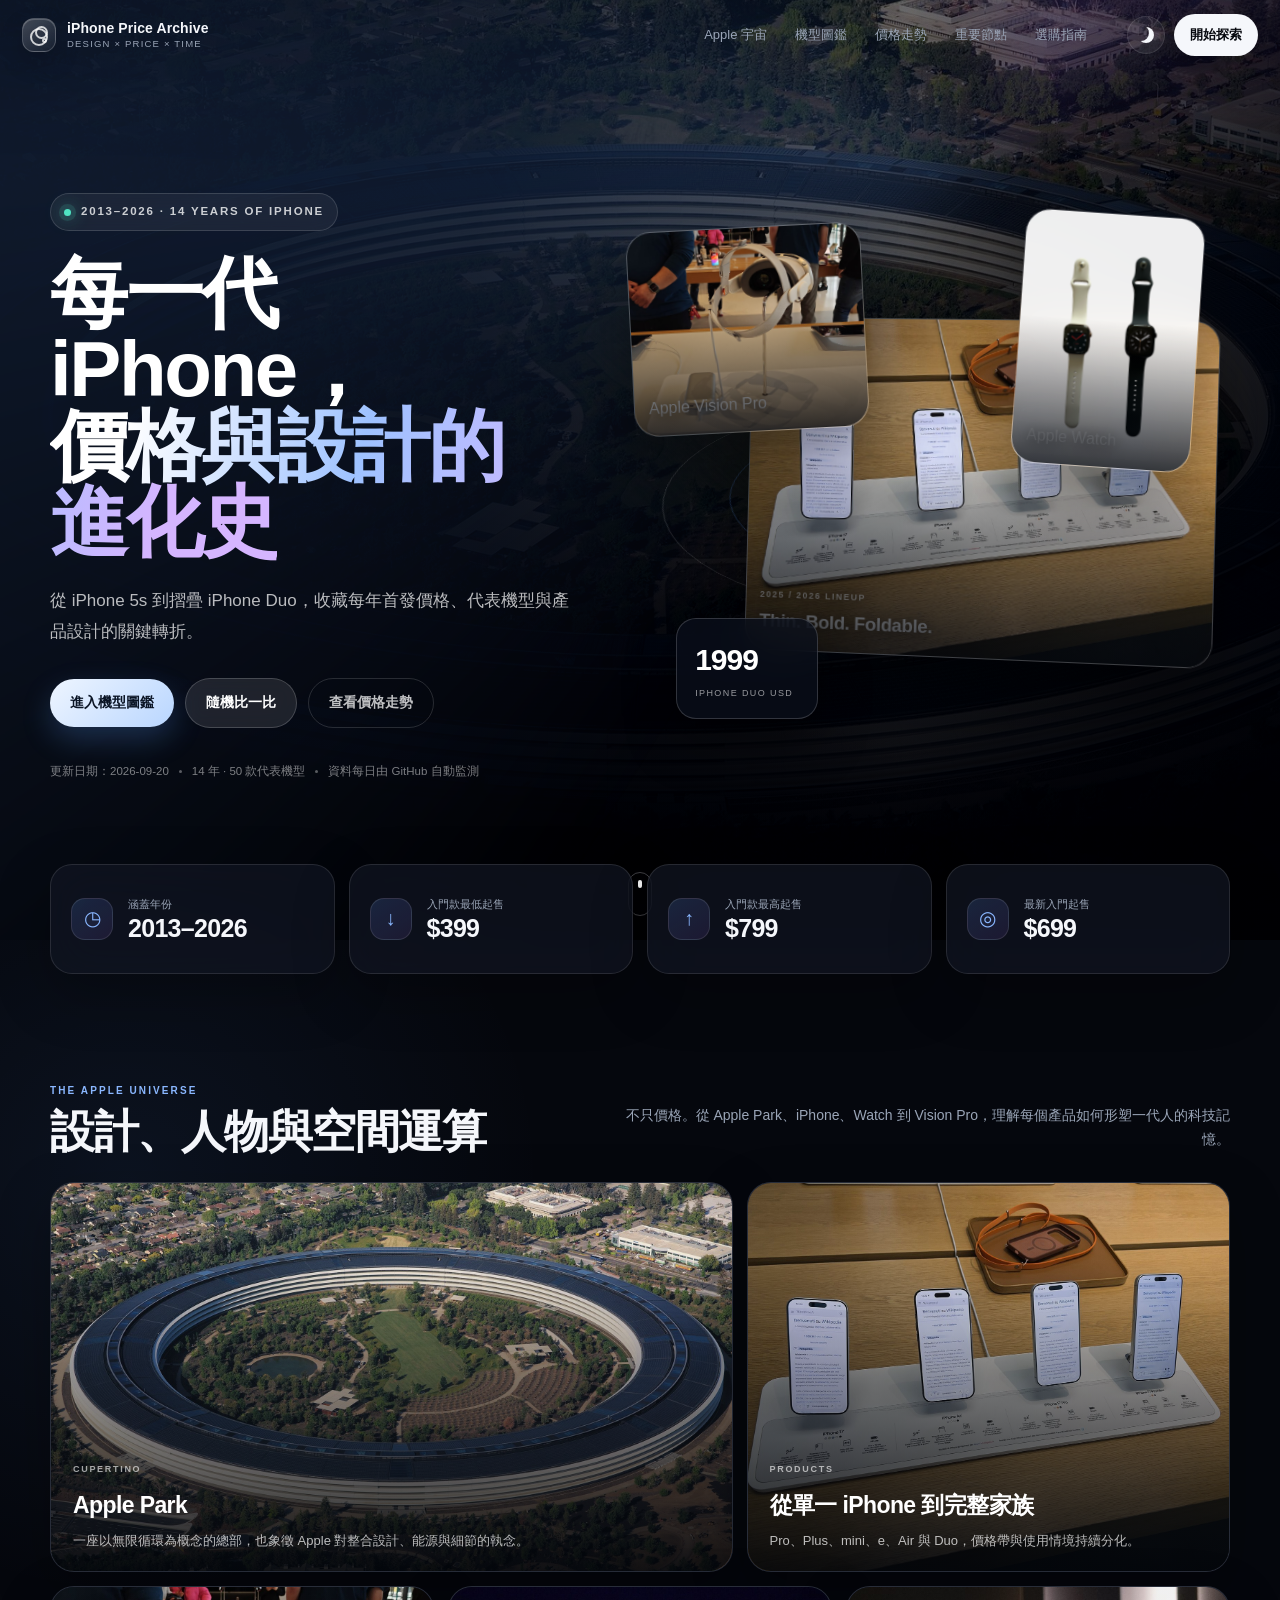
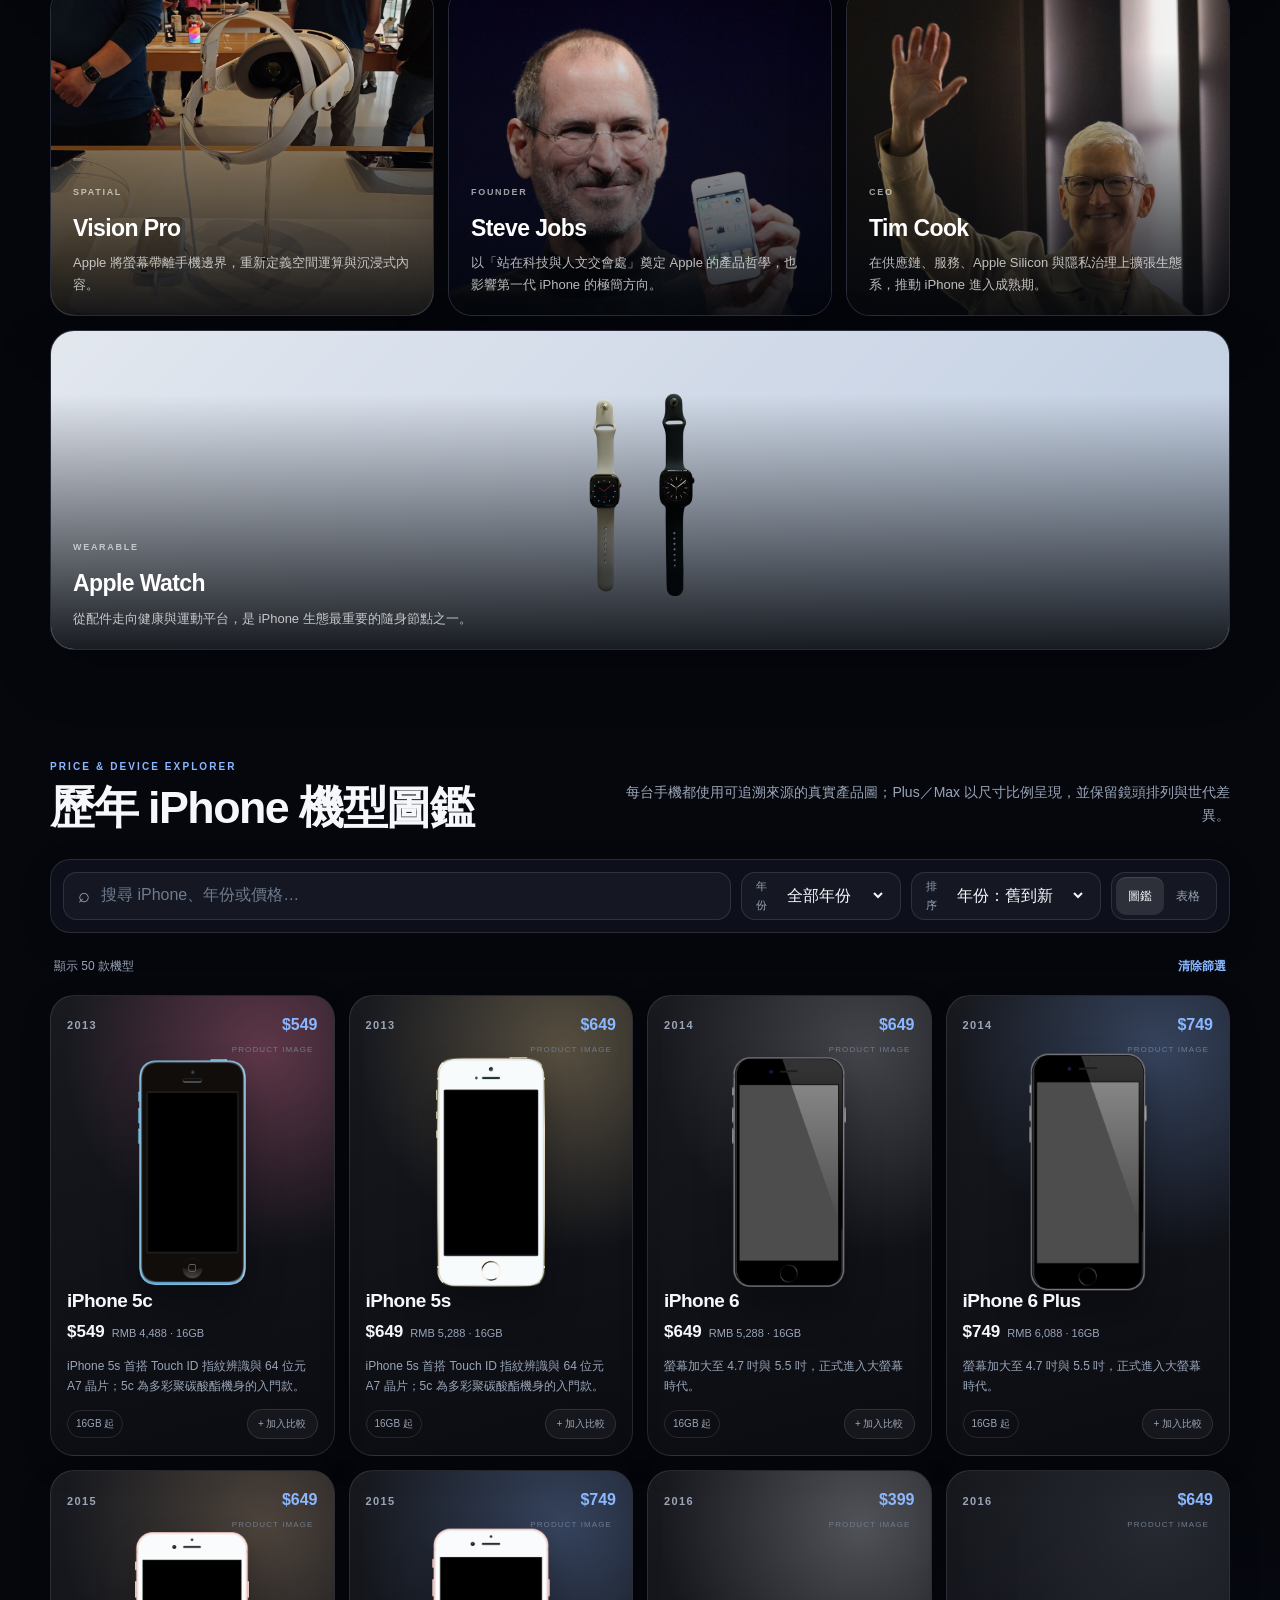
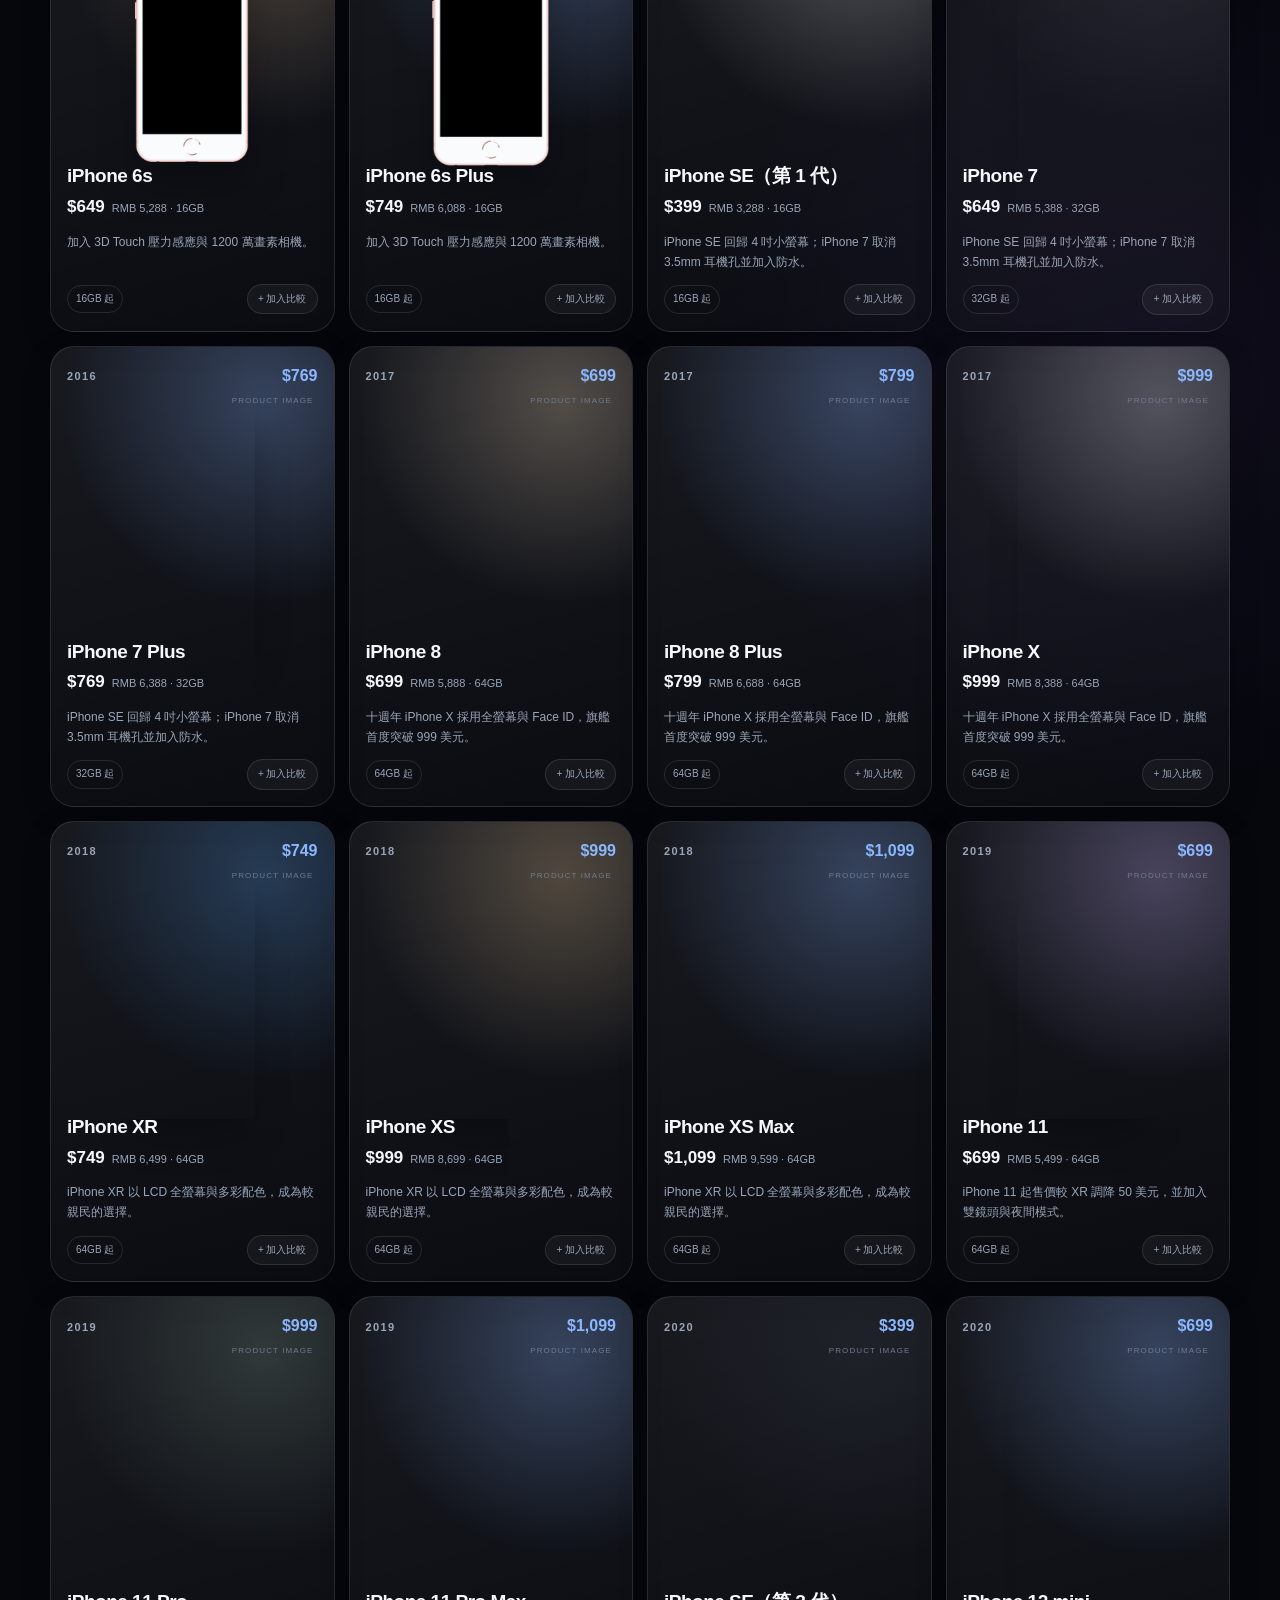
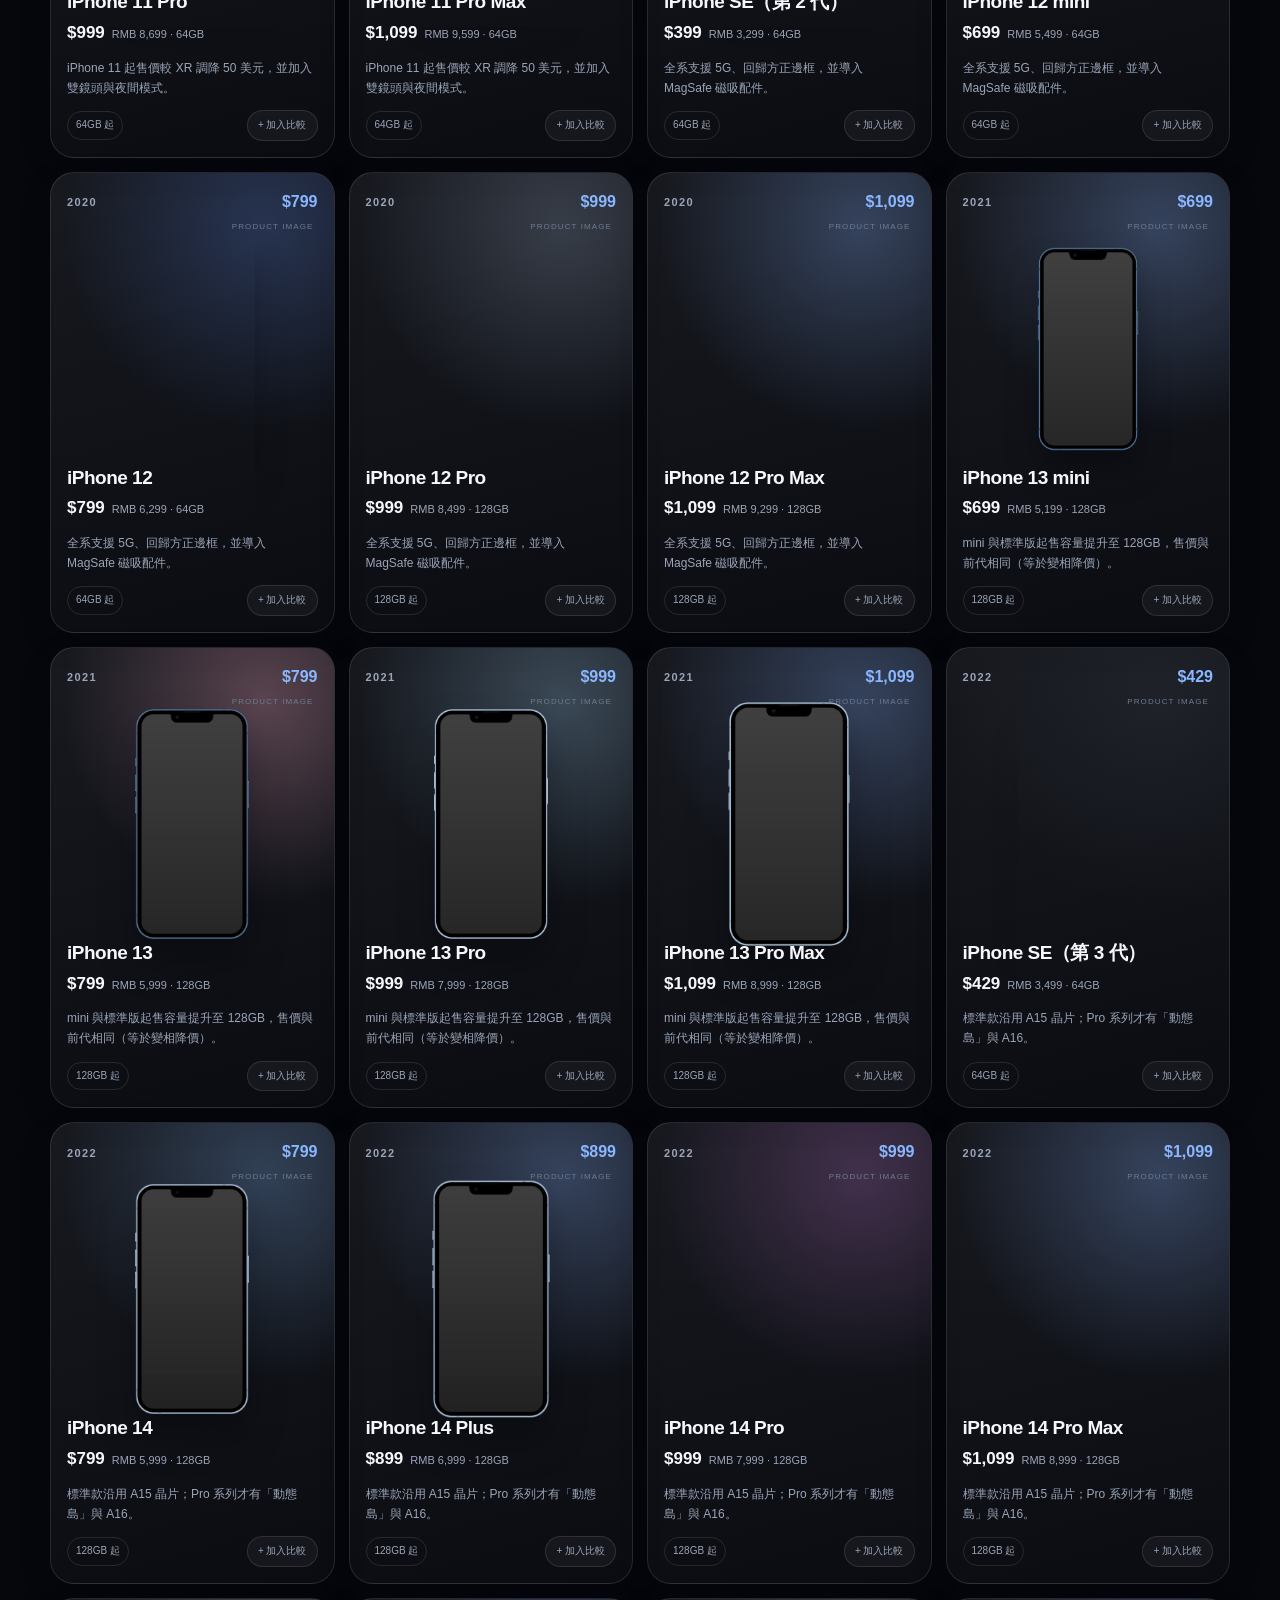
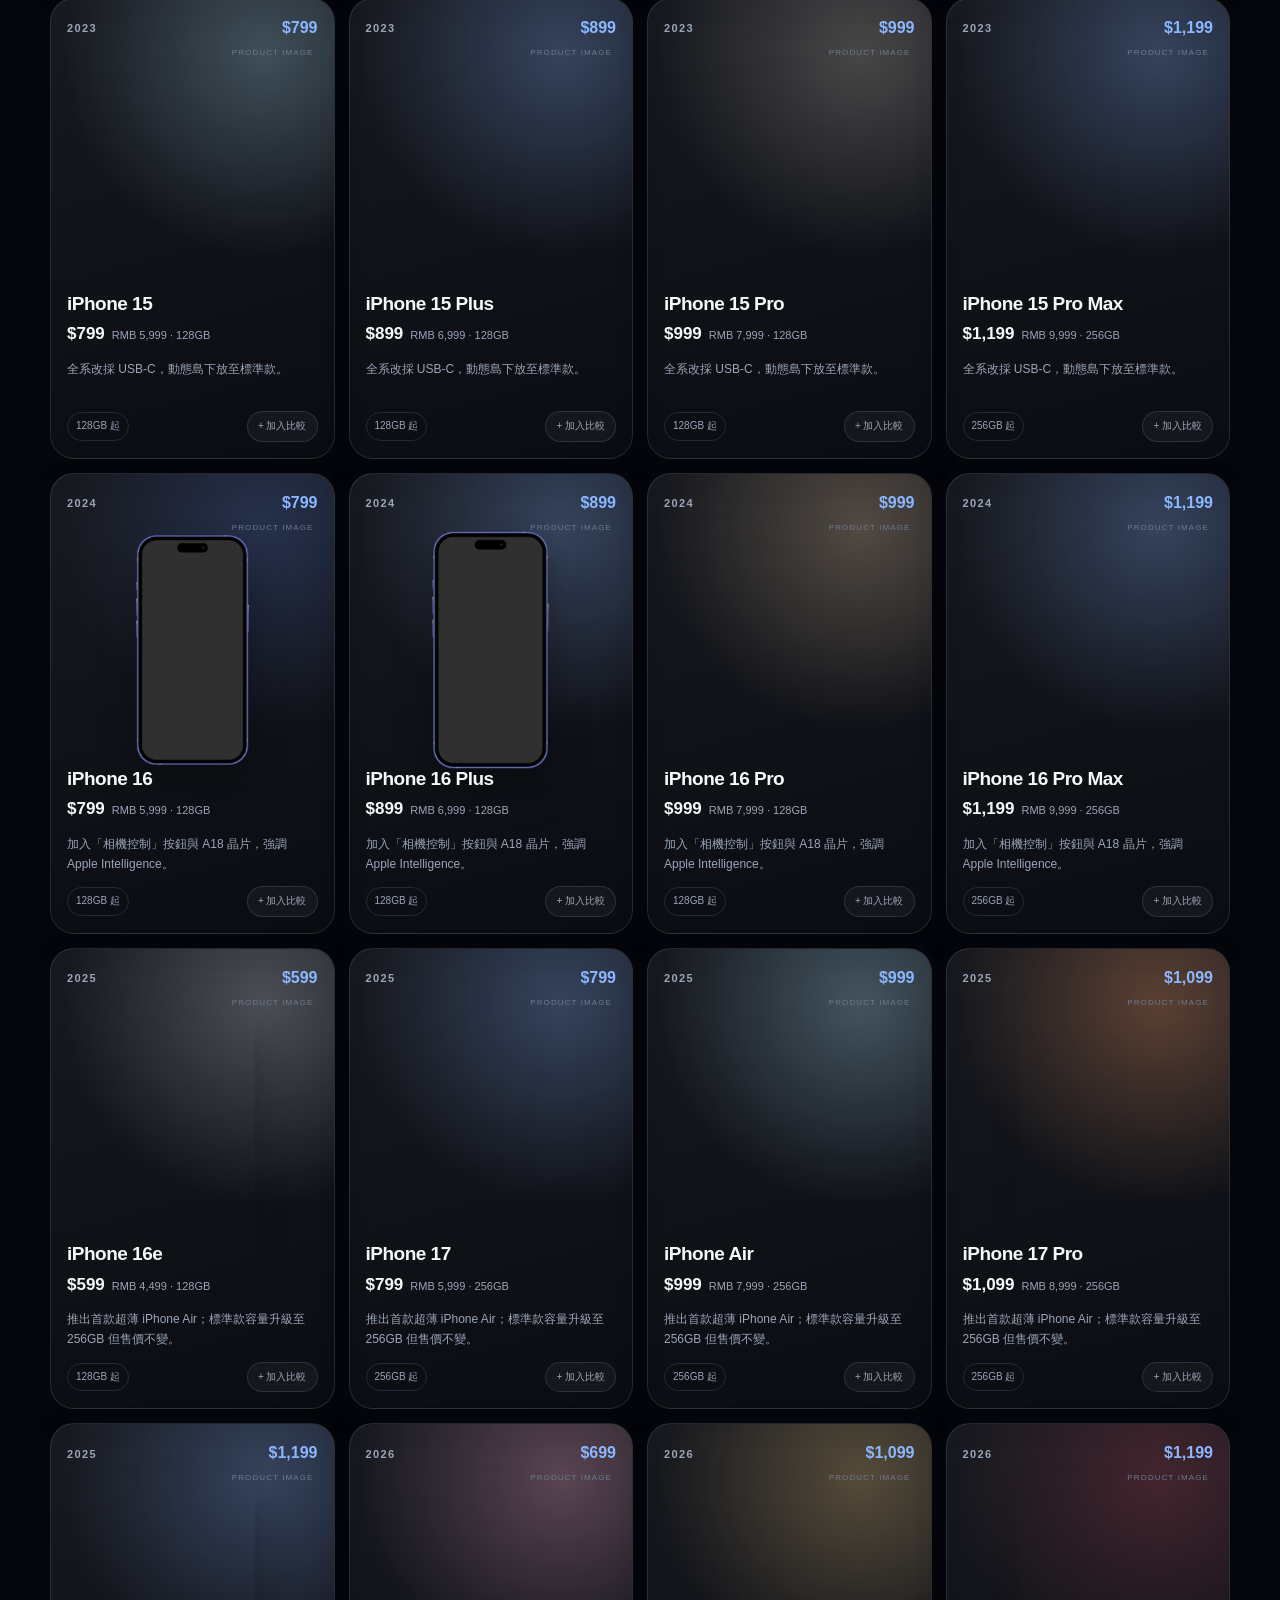
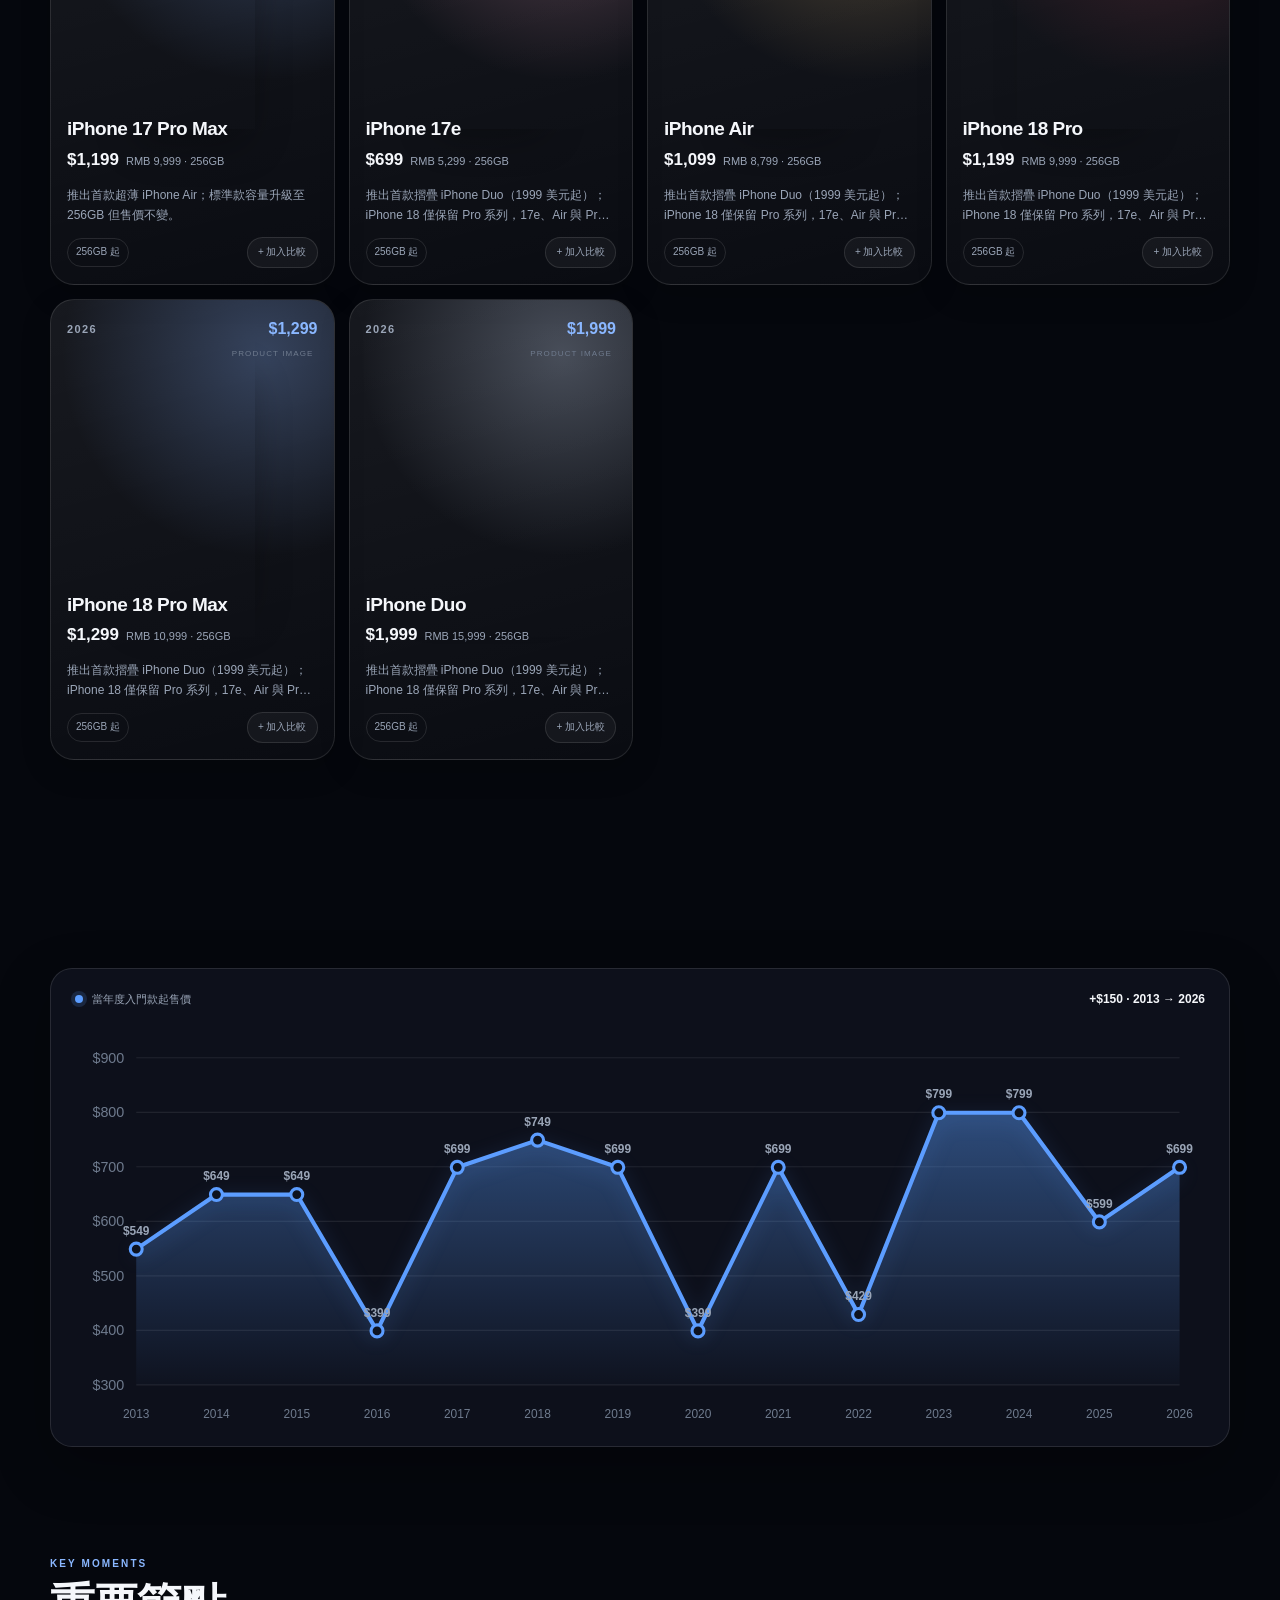
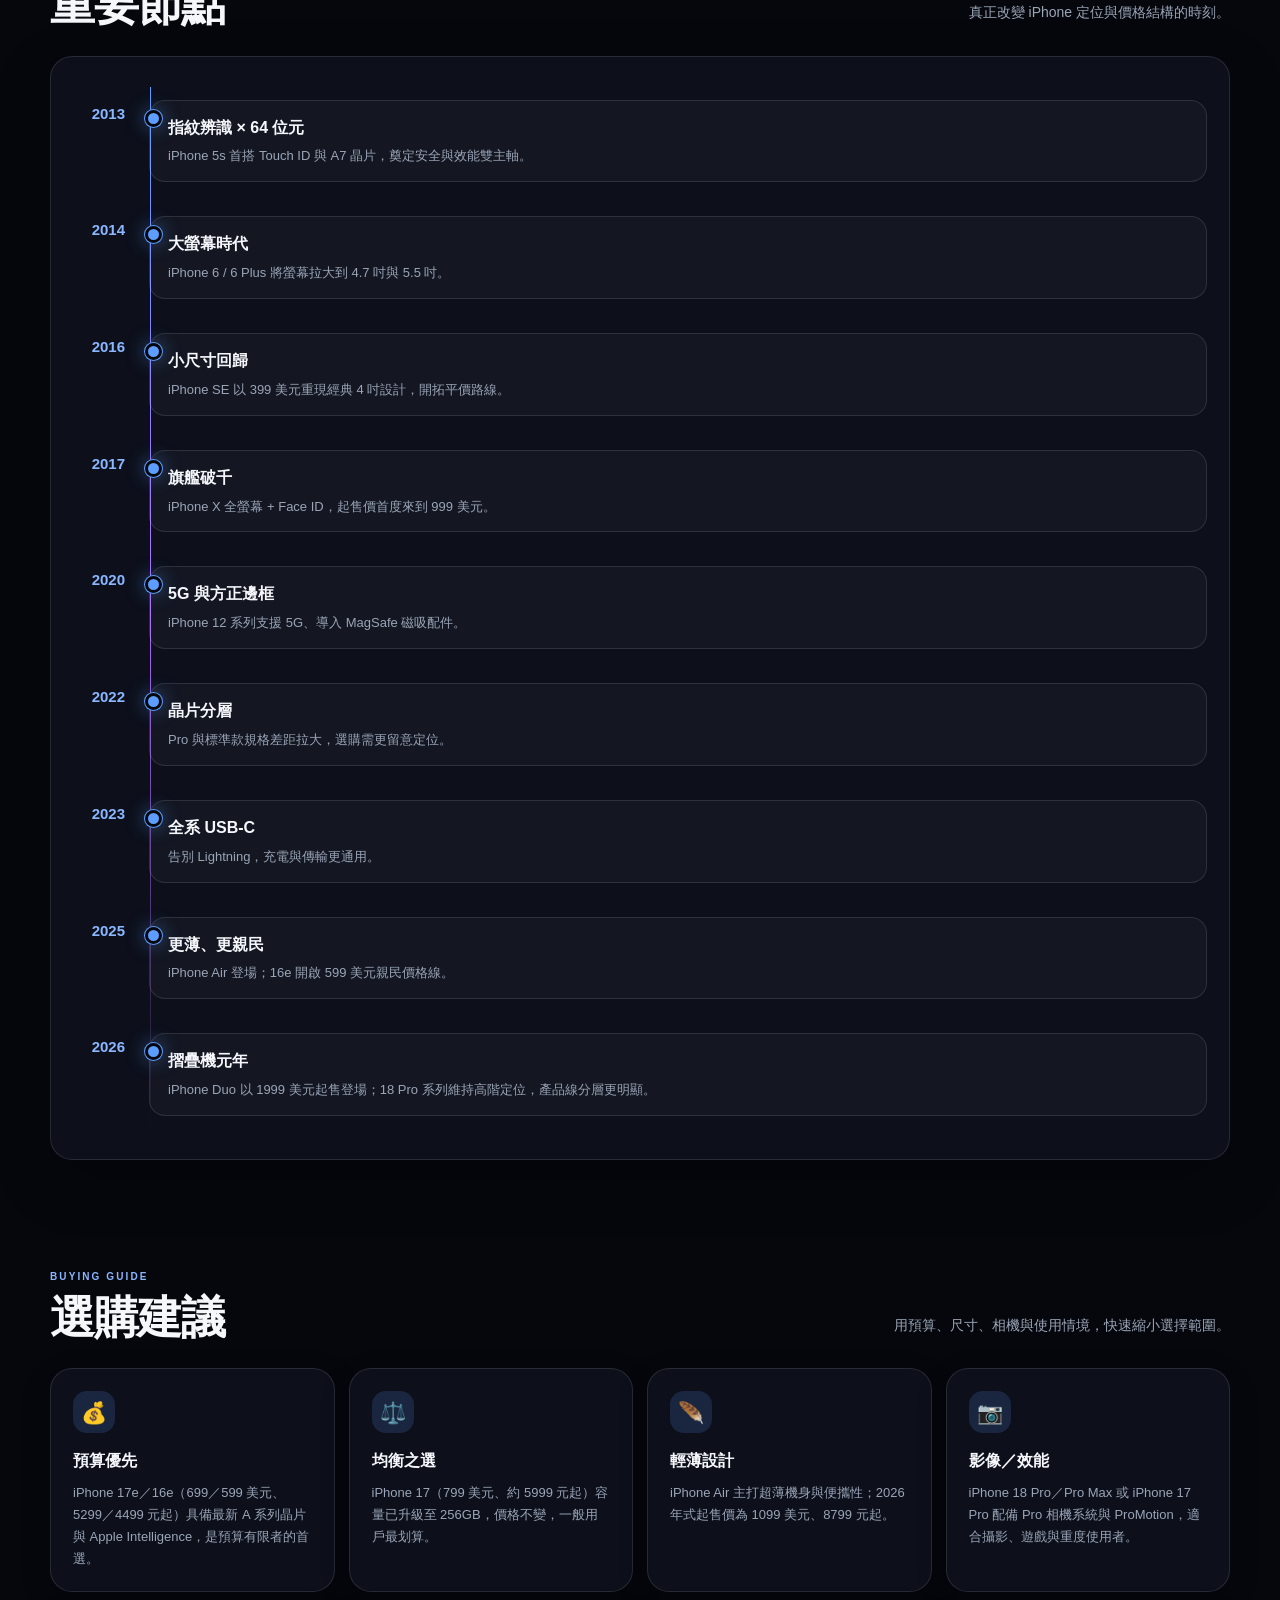
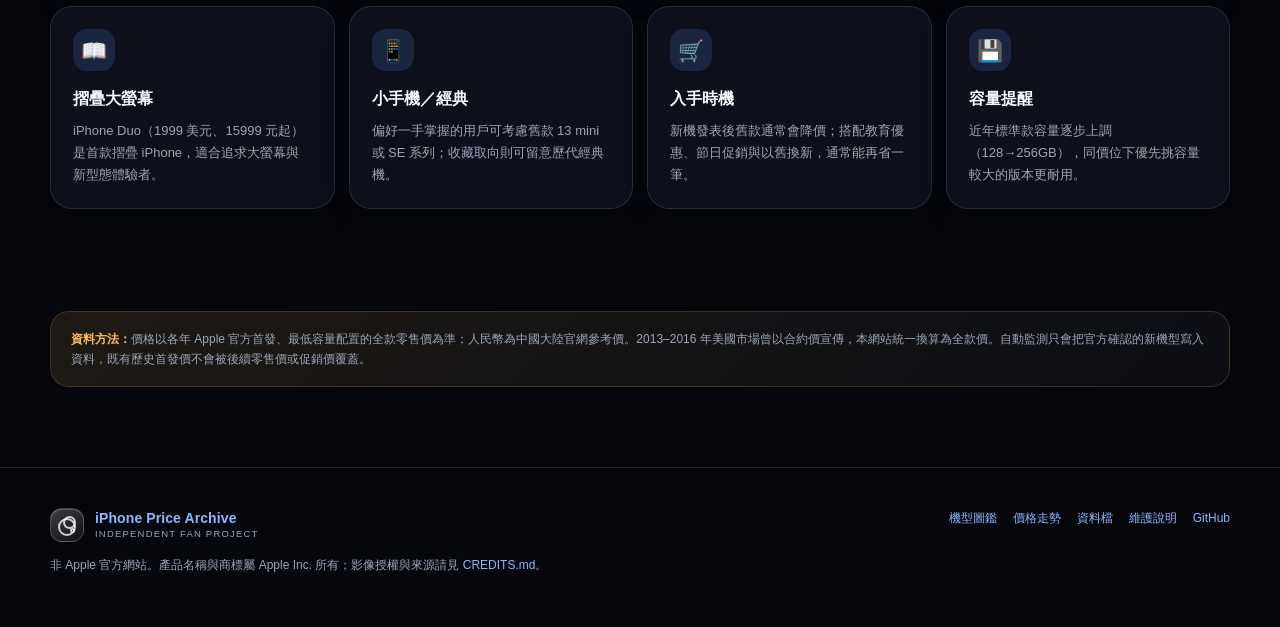
<file: index.html>
<!DOCTYPE html>
<html lang="zh-Hant">
<head>
  <meta charset="UTF-8">
  <meta name="viewport" content="width=device-width, initial-scale=1.0">
  <meta name="theme-color" content="#05070d">
  <meta name="description" content="追蹤 2013–2026 每一代 iPhone 的首發起售價、外觀辨識、重要節點與選購建議。">
  <meta property="og:title" content="iPhone Price Archive · 2013–2026">
  <meta property="og:description" content="用價格、設計與時間軸，收藏十四年的 iPhone 進化史。">
  <meta property="og:type" content="website">
  <meta property="og:url" content="https://sssssses123-hue.github.io/iphone-price-summary/">
  <meta property="og:image" content="https://sssssses123-hue.github.io/iphone-price-summary/assets/apple-park.jpg">
  <meta name="twitter:card" content="summary_large_image">
  <title>iPhone Price Archive · 2013–2026</title>
  <link rel="preload" as="image" href="assets/apple-park.jpg">
  <link rel="stylesheet" href="styles.css">
</head>
<body>
  <a class="skip-link" href="#main">跳到主要內容</a>
  <div class="scroll-progress" id="scroll-progress"></div>

  <nav class="site-nav" id="site-nav" aria-label="主要導覽">
    <div class="nav-inner">
      <a class="brand" href="#top" aria-label="回到首頁">
        <span class="brand-mark" aria-hidden="true"><i></i></span>
        <span class="brand-copy">
          <strong>iPhone Price Archive</strong>
          <small>Design × Price × Time</small>
        </span>
      </a>
      <button class="menu-toggle" id="menu-toggle" aria-label="開啟導覽" aria-expanded="false">
        <span></span><span></span>
      </button>
      <div class="nav-links" id="nav-links">
        <a href="#universe">Apple 宇宙</a>
        <a href="#explorer">機型圖鑑</a>
        <a href="#trend">價格走勢</a>
        <a href="#milestones">重要節點</a>
        <a href="#advice">選購指南</a>
      </div>
      <div class="nav-actions">
        <button class="icon-button" id="theme-toggle" type="button" aria-label="切換亮色／暗色模式">
          <span class="theme-icon" aria-hidden="true"></span>
        </button>
        <a class="nav-cta" href="#explorer">開始探索</a>
      </div>
    </div>
  </nav>

  <header class="hero" id="top">
    <div class="hero-backdrop" aria-hidden="true"></div>
    <div class="hero-aurora" aria-hidden="true"></div>
    <div class="wrap hero-grid">
      <div class="hero-copy">
        <div class="hero-kicker reveal">
          <span class="live-dot"></span>
          2013–2026 · 14 YEARS OF iPHONE
        </div>
        <h1 id="site-title" class="reveal">每一代 iPhone，<br><span>價格與設計的進化史</span></h1>
        <p class="subtitle reveal" id="site-subtitle">從 iPhone 5s 到摺疊 iPhone Duo，收藏每年首發價格、代表機型與產品設計的關鍵轉折。</p>
        <div class="hero-actions reveal">
          <a class="button button-primary" href="#explorer">進入機型圖鑑</a>
          <button class="button button-ghost" id="hero-compare" type="button">隨機比一比</button>
          <a class="button button-quiet" href="#trend">查看價格走勢</a>
        </div>
        <div class="hero-meta reveal">
          <span id="site-updated">更新日期：2026-09-20</span>
          <span class="meta-dot"></span>
          <span>14 年 · 50 款代表機型</span>
          <span class="meta-dot"></span>
          <span>資料每日由 GitHub 自動監測</span>
        </div>
      </div>

      <div class="hero-stage reveal" aria-label="Apple 產品視覺展示">
        <div class="stage-orbit orbit-one" aria-hidden="true"></div>
        <div class="stage-orbit orbit-two" aria-hidden="true"></div>
        <figure class="stage-card stage-card-main">
          <img src="assets/iphone-17-family.jpg" alt="iPhone 17、iPhone Air、iPhone 17 Pro 與 iPhone 17 Pro Max 產品合照">
          <figcaption>
            <span>2025 / 2026 LINEUP</span>
            <strong>Thin. Bold. Foldable.</strong>
          </figcaption>
        </figure>
        <figure class="stage-card stage-card-vision">
          <img src="assets/apple-vision-pro.jpg" alt="Apple Vision Pro 空間運算裝置">
          <figcaption>Apple Vision Pro</figcaption>
        </figure>
        <figure class="stage-card stage-card-watch">
          <img src="assets/apple-watch.png" alt="Apple Watch Series 10">
          <figcaption>Apple Watch</figcaption>
        </figure>
        <div class="stage-chip"><span>1999</span><small>iPhone Duo USD</small></div>
      </div>
    </div>
    <a class="hero-scroll" href="#universe" aria-label="向下捲動">
      <span></span>
    </a>
  </header>

  <main id="main">
    <section class="stats-wrap wrap" aria-label="統計摘要">
      <div class="stats">
        <article class="stat reveal">
          <span class="stat-icon">◷</span>
          <div><small>涵蓋年份</small><strong id="stat-span">2013–2026</strong></div>
        </article>
        <article class="stat reveal">
          <span class="stat-icon">↓</span>
          <div><small>入門款最低起售</small><strong id="stat-lowest">$399</strong></div>
        </article>
        <article class="stat reveal">
          <span class="stat-icon">↑</span>
          <div><small>入門款最高起售</small><strong id="stat-highest">$799</strong></div>
        </article>
        <article class="stat reveal">
          <span class="stat-icon">◎</span>
          <div><small>最新入門起售</small><strong id="stat-now">$699</strong></div>
        </article>
      </div>
    </section>

    <section class="wrap section" id="universe">
      <div class="section-head reveal">
        <div>
          <span class="eyebrow">THE APPLE UNIVERSE</span>
          <h2>設計、人物與空間運算</h2>
        </div>
        <p>不只價格。從 Apple Park、iPhone、Watch 到 Vision Pro，理解每個產品如何形塑一代人的科技記憶。</p>
      </div>

      <div class="universe-grid">
        <article class="story-card story-card-wide reveal">
          <img src="assets/apple-park.jpg" alt="Apple Park 航拍景觀" loading="lazy">
          <div class="story-overlay"></div>
          <div class="story-content">
            <span class="story-tag">CUPERTINO</span>
            <h3>Apple Park</h3>
            <p>一座以無限循環為概念的總部，也象徵 Apple 對整合設計、能源與細節的執念。</p>
          </div>
        </article>

        <article class="story-card reveal">
          <img src="assets/iphone-17-family.jpg" alt="iPhone 17 系列產品" loading="lazy">
          <div class="story-overlay"></div>
          <div class="story-content">
            <span class="story-tag">PRODUCTS</span>
            <h3>從單一 iPhone 到完整家族</h3>
            <p>Pro、Plus、mini、e、Air 與 Duo，價格帶與使用情境持續分化。</p>
          </div>
        </article>

        <article class="story-card reveal">
          <img src="assets/apple-vision-pro.jpg" alt="Apple Vision Pro 產品照片" loading="lazy">
          <div class="story-overlay"></div>
          <div class="story-content">
            <span class="story-tag">SPATIAL</span>
            <h3>Vision Pro</h3>
            <p>Apple 將螢幕帶離手機邊界，重新定義空間運算與沉浸式內容。</p>
          </div>
        </article>

        <article class="story-card story-card-portrait reveal">
          <img src="assets/steve-jobs.jpg" alt="Steve Jobs 肖像" loading="lazy">
          <div class="story-overlay"></div>
          <div class="story-content">
            <span class="story-tag">FOUNDER</span>
            <h3>Steve Jobs</h3>
            <p>以「站在科技與人文交會處」奠定 Apple 的產品哲學，也影響第一代 iPhone 的極簡方向。</p>
          </div>
        </article>

        <article class="story-card story-card-portrait reveal">
          <img src="assets/tim-cook.jpg" alt="Tim Cook 肖像" loading="lazy">
          <div class="story-overlay"></div>
          <div class="story-content">
            <span class="story-tag">CEO</span>
            <h3>Tim Cook</h3>
            <p>在供應鏈、服務、Apple Silicon 與隱私治理上擴張生態系，推動 iPhone 進入成熟期。</p>
          </div>
        </article>

        <article class="story-card reveal">
          <img src="assets/apple-watch.png" alt="Apple Watch Series 10" loading="lazy">
          <div class="story-overlay"></div>
          <div class="story-content">
            <span class="story-tag">WEARABLE</span>
            <h3>Apple Watch</h3>
            <p>從配件走向健康與運動平台，是 iPhone 生態最重要的隨身節點之一。</p>
          </div>
        </article>
      </div>
    </section>

    <section class="wrap section" id="explorer">
      <div class="section-head reveal">
        <div>
          <span class="eyebrow">PRICE & DEVICE EXPLORER</span>
          <h2>歷年 iPhone 機型圖鑑</h2>
        </div>
        <p>每台手機都使用可追溯來源的真實產品圖；Plus／Max 以尺寸比例呈現，並保留鏡頭排列與世代差異。</p>
      </div>

      <div class="explorer-toolbar reveal">
        <label class="search-box">
          <span aria-hidden="true">⌕</span>
          <input id="search-input" type="search" placeholder="搜尋 iPhone、年份或價格…" autocomplete="off">
        </label>
        <label class="select-wrap">
          <span>年份</span>
          <select id="year-filter"><option value="all">全部年份</option></select>
        </label>
        <label class="select-wrap">
          <span>排序</span>
          <select id="sort-mode">
            <option value="year-asc">年份：舊到新</option>
            <option value="year-desc">年份：新到舊</option>
            <option value="price-asc">價格：低到高</option>
            <option value="price-desc">價格：高到低</option>
          </select>
        </label>
        <div class="view-switch" role="group" aria-label="顯示模式">
          <button class="view-button is-active" type="button" data-view="grid">圖鑑</button>
          <button class="view-button" type="button" data-view="table">表格</button>
        </div>
      </div>

      <div class="explorer-summary reveal">
        <span id="result-count">顯示 50 款機型</span>
        <button class="text-button" id="clear-filters" type="button">清除篩選</button>
      </div>

      <div class="iphone-grid" id="iphone-grid"></div>

      <div class="table-card card is-hidden" id="table-view">
        <div class="table-scroll">
          <table>
            <thead>
              <tr>
                <th>年份</th>
                <th>機型與起售價</th>
                <th>當年起售</th>
                <th>重點說明</th>
              </tr>
            </thead>
            <tbody id="price-tbody"></tbody>
          </table>
        </div>
      </div>
    </section>

    <section class="wrap section" id="trend">
      <div class="section-head reveal">
        <div>
          <span class="eyebrow">PRICE EVOLUTION</span>
          <h2>起售價格走勢</h2>
        </div>
        <p>每年「最便宜新款」的美元起售價。將滑鼠移到節點上，可查看該年度資訊。</p>
      </div>
      <div class="card chart-card reveal">
        <div class="chart-legend">
          <span><i class="legend-dot"></i> 當年度入門款起售價</span>
          <strong id="chart-delta">14 年價格變化</strong>
        </div>
        <div class="chart-stage">
          <div id="trend-chart"></div>
          <div class="chart-tooltip" id="chart-tooltip" hidden></div>
        </div>
      </div>
    </section>

    <section class="wrap section" id="milestones">
      <div class="section-head reveal">
        <div>
          <span class="eyebrow">KEY MOMENTS</span>
          <h2>重要節點</h2>
        </div>
        <p>真正改變 iPhone 定位與價格結構的時刻。</p>
      </div>
      <div class="card timeline-card reveal">
        <ul class="timeline" id="milestone-list"></ul>
      </div>
    </section>

    <section class="wrap section" id="advice">
      <div class="section-head reveal">
        <div>
          <span class="eyebrow">BUYING GUIDE</span>
          <h2>選購建議</h2>
        </div>
        <p>用預算、尺寸、相機與使用情境，快速縮小選擇範圍。</p>
      </div>
      <div class="advice-grid" id="advice-grid"></div>
    </section>

    <section class="wrap section notice-section">
      <div class="notice reveal">
        <strong>資料方法：</strong>價格以各年 Apple 官方首發、最低容量配置的全款零售價為準；人民幣為中國大陸官網參考價。2013–2016 年美國市場曾以合約價宣傳，本網站統一換算為全款價。自動監測只會把官方確認的新機型寫入資料，既有歷史首發價不會被後續零售價或促銷價覆蓋。
      </div>
    </section>
  </main>

  <footer>
    <div class="wrap footer-grid">
      <div>
        <a class="brand footer-brand" href="#top">
          <span class="brand-mark" aria-hidden="true"><i></i></span>
          <span class="brand-copy"><strong>iPhone Price Archive</strong><small>Independent fan project</small></span>
        </a>
        <p>非 Apple 官方網站。產品名稱與商標屬 Apple Inc. 所有；影像授權與來源請見 <a href="CREDITS.md">CREDITS.md</a>。</p>
      </div>
      <div class="footer-links">
        <a href="#explorer">機型圖鑑</a>
        <a href="#trend">價格走勢</a>
        <a href="data.js">資料檔</a>
        <a href="編輯說明.md">維護說明</a>
        <a href="https://github.com/sssssses123-hue/iphone-price-summary" target="_blank" rel="noopener">GitHub</a>
      </div>
    </div>
  </footer>

  <div class="compare-tray" id="compare-tray" hidden>
    <div class="compare-tray-inner">
      <div>
        <small>已選機型</small>
        <div class="compare-chips" id="compare-chips"></div>
      </div>
      <div class="compare-actions">
        <button class="text-button" id="compare-clear" type="button">清除</button>
        <button class="button button-primary" id="compare-open" type="button">開始比較</button>
      </div>
    </div>
  </div>

  <div class="modal" id="detail-modal" hidden>
    <div class="modal-backdrop" data-close-modal></div>
    <div class="modal-panel" role="dialog" aria-modal="true" aria-labelledby="modal-title">
      <button class="modal-close" type="button" data-close-modal aria-label="關閉">×</button>
      <div id="modal-content"></div>
    </div>
  </div>

  <button class="back-to-top" id="back-to-top" type="button" aria-label="回到頂端">↑</button>

  <script src="assets/device-images.js"></script>
  <script src="data.js"></script>
  <script src="app.js"></script>
</body>
</html>
</file>
<file: styles.css>
/* ============================================================
   iPhone Price Archive · 2026 visual system
   ============================================================ */

:root {
  --bg: #05070d;
  --bg-soft: #090d16;
  --surface: rgba(17, 22, 34, 0.72);
  --surface-strong: rgba(20, 26, 40, 0.92);
  --surface-solid: #0e1320;
  --card: rgba(255, 255, 255, 0.065);
  --card-hover: rgba(255, 255, 255, 0.1);
  --ink: #f5f7fb;
  --muted: #9aa5b7;
  --muted-2: #6f7b8e;
  --line: rgba(255, 255, 255, 0.11);
  --line-strong: rgba(255, 255, 255, 0.2);
  --accent: #5c9dff;
  --accent-dark: #8ab7ff;
  --accent-soft: rgba(92, 157, 255, 0.16);
  --violet: #b06cff;
  --mint: #50e3c2;
  --amber: #ffbd5c;
  --danger: #ff6b81;
  --hero-grad: radial-gradient(circle at 80% 15%, rgba(92, 157, 255, 0.2), transparent 35%), radial-gradient(circle at 15% 70%, rgba(176, 108, 255, 0.16), transparent 34%), linear-gradient(135deg, #05070d 0%, #0a1020 52%, #11182d 100%);
  --shadow: 0 20px 55px rgba(0, 0, 0, 0.28);
  --shadow-soft: 0 10px 30px rgba(0, 0, 0, 0.18);
  --radius: 22px;
  --radius-sm: 14px;
  --content: 1180px;
  --ease: cubic-bezier(0.2, 0.8, 0.2, 1);
}

[data-theme="light"] {
  --bg: #f4f6fa;
  --bg-soft: #eef1f7;
  --surface: rgba(255, 255, 255, 0.78);
  --surface-strong: rgba(255, 255, 255, 0.95);
  --surface-solid: #ffffff;
  --card: rgba(255, 255, 255, 0.86);
  --card-hover: #ffffff;
  --ink: #162033;
  --muted: #66728a;
  --muted-2: #8993a5;
  --line: rgba(26, 40, 68, 0.1);
  --line-strong: rgba(26, 40, 68, 0.17);
  --accent: #2477f3;
  --accent-dark: #0d5fda;
  --accent-soft: rgba(36, 119, 243, 0.12);
  --violet: #7d43e6;
  --mint: #139b84;
  --amber: #c47a00;
  --danger: #d33a53;
  --shadow: 0 18px 45px rgba(33, 51, 82, 0.12);
  --shadow-soft: 0 8px 24px rgba(33, 51, 82, 0.08);
}

* { box-sizing: border-box; }
html { scroll-behavior: smooth; }
body {
  margin: 0;
  color: var(--ink);
  background: radial-gradient(circle at 10% 10%, rgba(92, 157, 255, 0.08), transparent 26rem), radial-gradient(circle at 90% 30%, rgba(176, 108, 255, 0.06), transparent 28rem), var(--bg);
  font-family: -apple-system, BlinkMacSystemFont, "SF Pro Display", "Segoe UI", "PingFang TC", "Microsoft JhengHei", "Noto Sans TC", sans-serif;
  line-height: 1.68;
  -webkit-font-smoothing: antialiased;
  text-rendering: optimizeLegibility;
}
body.modal-open { overflow: hidden; }
img { display: block; max-width: 100%; }
a { color: inherit; }
button, input, select { font: inherit; }
button { color: inherit; }
.wrap { width: min(var(--content), calc(100% - 44px)); margin: 0 auto; }
.is-hidden { display: none !important; }
.skip-link { position: fixed; left: 18px; top: -80px; z-index: 999; background: var(--ink); color: var(--bg); padding: 10px 16px; border-radius: 10px; transition: top 0.2s ease; }
.skip-link:focus { top: 18px; }
.scroll-progress { position: fixed; left: 0; top: 0; height: 3px; width: 0; z-index: 999; background: linear-gradient(90deg, var(--accent), var(--violet), var(--mint)); box-shadow: 0 0 18px rgba(92, 157, 255, 0.7); }

/* ---------- Navigation ---------- */
.site-nav { position: fixed; inset: 0 0 auto; z-index: 100; padding: 14px 0; transition: background 0.25s ease, border-color 0.25s ease, backdrop-filter 0.25s ease; border-bottom: 1px solid transparent; }
.site-nav.is-scrolled { background: color-mix(in srgb, var(--bg) 78%, transparent); border-color: var(--line); backdrop-filter: blur(22px) saturate(1.3); }
.nav-inner { width: min(1280px, calc(100% - 44px)); margin: 0 auto; display: flex; align-items: center; gap: 28px; }
.brand { display: inline-flex; align-items: center; gap: 11px; text-decoration: none; min-width: max-content; }
.brand-mark { width: 34px; height: 34px; border-radius: 12px; position: relative; background: linear-gradient(145deg, rgba(255,255,255,0.22), rgba(255,255,255,0.04)); border: 1px solid var(--line-strong); box-shadow: inset 0 1px 0 rgba(255,255,255,0.18), 0 10px 24px rgba(0,0,0,0.18); display: grid; place-items: center; }
.brand-mark::before, .brand-mark::after, .brand-mark i { content: ""; position: absolute; border-radius: 50%; border: 2px solid rgba(255,255,255,0.78); }
.brand-mark::before { width: 14px; height: 14px; left: 7px; top: 9px; }
.brand-mark::after { width: 9px; height: 9px; right: 7px; top: 7px; }
.brand-mark i { width: 5px; height: 5px; right: 8px; bottom: 8px; }
.brand-copy { display: grid; line-height: 1.15; }
.brand-copy strong { font-size: 14px; letter-spacing: 0.1px; }
.brand-copy small { color: var(--muted); font-size: 9.5px; letter-spacing: 1.2px; text-transform: uppercase; margin-top: 3px; }
.nav-links { display: flex; align-items: center; gap: 4px; margin-left: auto; }
.nav-links a { text-decoration: none; color: var(--muted); font-size: 13px; padding: 9px 12px; border-radius: 999px; transition: color 0.2s ease, background 0.2s ease; }
.nav-links a:hover, .nav-links a.is-active { color: var(--ink); background: var(--card); }
.nav-actions { display: flex; align-items: center; gap: 9px; }
.nav-cta { text-decoration: none; font-size: 13px; font-weight: 700; padding: 10px 16px; border-radius: 999px; background: var(--ink); color: var(--bg); box-shadow: 0 8px 24px rgba(0,0,0,0.22); }
.icon-button, .menu-toggle { width: 38px; height: 38px; border-radius: 50%; border: 1px solid var(--line); background: var(--card); display: grid; place-items: center; cursor: pointer; }
.theme-icon { width: 16px; height: 16px; border-radius: 50%; box-shadow: inset -5px -2px 0 0 currentColor; }
[data-theme="light"] .theme-icon { box-shadow: inset 0 0 0 4px currentColor; }
.menu-toggle { display: none; border: 0; background: transparent; gap: 4px; }
.menu-toggle span { display: block; width: 20px; height: 2px; border-radius: 2px; background: var(--ink); }

/* ---------- Hero ---------- */
.hero { min-height: 940px; position: relative; overflow: hidden; isolation: isolate; display: flex; align-items: center; padding: 140px 0 105px; background: var(--hero-grad); }
.hero-backdrop { position: absolute; inset: 0; z-index: -3; background-image: linear-gradient(90deg, rgba(5,7,13,0.97) 0%, rgba(5,7,13,0.82) 38%, rgba(5,7,13,0.38) 70%, rgba(5,7,13,0.78) 100%), linear-gradient(180deg, rgba(5,7,13,0.32), rgba(5,7,13,0.96) 88%), url("assets/apple-park.jpg"); background-size: cover; background-position: center; transform: scale(1.035); filter: saturate(0.9) contrast(1.08); }
[data-theme="light"] .hero-backdrop { background-image: linear-gradient(90deg, rgba(244,246,250,0.97) 0%, rgba(244,246,250,0.78) 40%, rgba(8,14,25,0.42) 76%, rgba(8,14,25,0.7) 100%), linear-gradient(180deg, rgba(10,15,25,0.08), rgba(5,7,13,0.54) 88%), url("assets/apple-park.jpg"); }
.hero-aurora { position: absolute; inset: -20%; z-index: -2; pointer-events: none; background: conic-gradient(from 210deg at 70% 25%, transparent, rgba(92,157,255,0.16), transparent 32%, rgba(176,108,255,0.14), transparent 68%); filter: blur(30px); animation: auroraSpin 18s linear infinite; }
.hero-grid { display: grid; grid-template-columns: minmax(0, 0.93fr) minmax(430px, 1.07fr); gap: 42px; align-items: center; }
.hero-copy { max-width: 640px; }
.hero-kicker { display: inline-flex; align-items: center; gap: 10px; color: rgba(255,255,255,0.78); font-size: 11.5px; letter-spacing: 1.8px; font-weight: 700; text-transform: uppercase; margin-bottom: 24px; padding: 8px 13px; border: 1px solid rgba(255,255,255,0.14); background: rgba(255,255,255,0.06); border-radius: 999px; backdrop-filter: blur(12px); }
.live-dot { width: 7px; height: 7px; border-radius: 50%; background: var(--mint); box-shadow: 0 0 0 5px rgba(80,227,194,0.12), 0 0 17px var(--mint); }
.hero h1 { margin: 0; font-size: clamp(43px, 6.1vw, 78px); line-height: 0.98; letter-spacing: -2.4px; font-weight: 800; color: #fff; text-wrap: balance; }
.hero h1 span { background: linear-gradient(105deg, #ffffff 12%, #9ec2ff 46%, #d5b5ff 82%); -webkit-background-clip: text; background-clip: text; color: transparent; }
.hero .subtitle { color: rgba(255,255,255,0.72); font-size: 17px; max-width: 570px; margin: 26px 0 30px; line-height: 1.8; }
.hero-actions { display: flex; align-items: center; flex-wrap: wrap; gap: 11px; }
.button { border: 0; border-radius: 999px; padding: 13px 20px; cursor: pointer; text-decoration: none; display: inline-flex; align-items: center; justify-content: center; font-size: 13.5px; font-weight: 750; transition: transform 0.22s var(--ease), background 0.22s ease, border-color 0.22s ease, box-shadow 0.22s ease; }
.button:hover { transform: translateY(-2px); }
.button-primary { background: linear-gradient(135deg, #eef5ff, #b9d6ff); color: #0a1425; box-shadow: 0 12px 30px rgba(92,157,255,0.24); }
.button-primary:hover { box-shadow: 0 16px 38px rgba(92,157,255,0.34); }
.button-ghost { background: rgba(255,255,255,0.1); color: #fff; border: 1px solid rgba(255,255,255,0.18); backdrop-filter: blur(10px); }
.button-quiet { background: transparent; border: 1px solid rgba(255,255,255,0.14); color: rgba(255,255,255,0.75); }
.hero-meta { display: flex; align-items: center; flex-wrap: wrap; gap: 10px; margin-top: 34px; color: rgba(255,255,255,0.48); font-size: 11.5px; }
.meta-dot { width: 3px; height: 3px; background: rgba(255,255,255,0.34); border-radius: 50%; }
.hero-stage { min-height: 590px; position: relative; perspective: 1400px; }
.stage-orbit { position: absolute; left: 50%; top: 50%; border: 1px solid rgba(255,255,255,0.13); border-radius: 50%; transform: translate(-50%, -50%) rotateX(66deg); }
.orbit-one { width: 520px; height: 520px; animation: orbitBreath 7s ease-in-out infinite; }
.orbit-two { width: 390px; height: 390px; border-color: rgba(92,157,255,0.22); animation: orbitBreath 7s ease-in-out infinite reverse; }
.stage-card { position: absolute; margin: 0; overflow: hidden; border-radius: 25px; background: rgba(255,255,255,0.08); border: 1px solid rgba(255,255,255,0.18); box-shadow: 0 35px 70px rgba(0,0,0,0.42), inset 0 1px 0 rgba(255,255,255,0.16); backdrop-filter: blur(20px); }
.stage-card img { width: 100%; height: 100%; object-fit: cover; }
.stage-card figcaption { position: absolute; left: 14px; right: 14px; bottom: 13px; display: grid; gap: 3px; color: #fff; text-shadow: 0 2px 14px rgba(0,0,0,0.8); }
.stage-card figcaption span { font-size: 9px; letter-spacing: 1.5px; font-weight: 800; color: rgba(255,255,255,0.7); }
.stage-card figcaption strong { font-size: 19px; letter-spacing: -0.4px; }
.stage-card-main { width: 470px; height: 340px; right: 18px; top: 126px; transform: rotateY(-8deg) rotateZ(1.5deg); animation: floatMain 7s ease-in-out infinite; }
.stage-card-main::after, .stage-card-vision::after, .stage-card-watch::after { content: ""; position: absolute; inset: 0; background: linear-gradient(180deg, transparent 42%, rgba(3,6,12,0.8)); pointer-events: none; }
.stage-card-vision { width: 235px; height: 205px; right: 365px; top: 34px; transform: rotate(-3deg); animation: floatSmall 6s ease-in-out infinite 0.5s; }
.stage-card-watch { width: 180px; height: 255px; right: 32px; top: 20px; transform: rotate(4deg); animation: floatSmall 6.7s ease-in-out infinite 1.1s; }
.stage-card-watch img { object-fit: contain; background: rgba(255,255,255,0.92); padding: 10px; }
.stage-chip { position: absolute; left: 55px; bottom: 64px; z-index: 4; display: grid; gap: 1px; min-width: 142px; padding: 16px 18px; border-radius: 20px; color: #fff; background: rgba(11,16,28,0.72); border: 1px solid rgba(255,255,255,0.17); box-shadow: 0 22px 50px rgba(0,0,0,0.4); backdrop-filter: blur(20px); animation: floatSmall 5.6s ease-in-out infinite 0.3s; }
.stage-chip span { font-size: 30px; font-weight: 850; letter-spacing: -1px; }
.stage-chip small { font-size: 9px; letter-spacing: 1.4px; color: rgba(255,255,255,0.58); text-transform: uppercase; }
.hero-scroll { position: absolute; left: 50%; bottom: 24px; transform: translateX(-50%); width: 24px; height: 44px; border: 1px solid rgba(255,255,255,0.26); border-radius: 999px; display: grid; place-items: start center; padding-top: 7px; }
.hero-scroll span { width: 4px; height: 8px; border-radius: 999px; background: #fff; animation: scrollDot 1.7s ease-in-out infinite; }
/* ---------- Reveal / stats ---------- */
.reveal { opacity: 0; transform: translateY(24px); transition: opacity 0.7s var(--ease), transform 0.7s var(--ease); }
.reveal.is-visible { opacity: 1; transform: translateY(0); }
.stats-wrap { position: relative; z-index: 5; margin-top: -76px; }
.stats { display: grid; grid-template-columns: repeat(4, 1fr); gap: 14px; }
.stat { min-height: 110px; border: 1px solid var(--line); border-radius: 22px; padding: 20px; display: flex; gap: 15px; align-items: center; background: var(--surface); box-shadow: var(--shadow); backdrop-filter: blur(24px) saturate(1.25); }
.stat-icon { flex: 0 0 42px; width: 42px; height: 42px; border-radius: 14px; display: grid; place-items: center; background: linear-gradient(145deg, var(--accent-soft), rgba(176,108,255,0.1)); color: var(--accent-dark); font-size: 20px; border: 1px solid var(--line); }
.stat small { display: block; color: var(--muted); font-size: 11px; margin-bottom: 2px; }
.stat strong { display: block; font-size: 25px; line-height: 1.1; letter-spacing: -0.7px; font-variant-numeric: tabular-nums; }

/* ---------- Sections ---------- */
.section { margin-top: 102px; margin-bottom: 0; scroll-margin-top: 88px; }
.section-head { display: grid; grid-template-columns: minmax(280px, 0.9fr) minmax(280px, 1.1fr); gap: 30px; align-items: end; margin-bottom: 27px; }
.section-head h2 { margin: 5px 0 0; font-size: clamp(28px, 3.5vw, 46px); line-height: 1.06; letter-spacing: -1.5px; }
.section-head p { margin: 0 0 4px; color: var(--muted); font-size: 14px; max-width: 610px; justify-self: end; text-align: right; }
.eyebrow { color: var(--accent-dark); font-size: 10px; letter-spacing: 2.1px; font-weight: 800; text-transform: uppercase; }
.card { background: var(--surface); border: 1px solid var(--line); border-radius: var(--radius); box-shadow: var(--shadow); backdrop-filter: blur(22px); }

/* ---------- Universe cards ---------- */
.universe-grid { display: grid; grid-template-columns: repeat(12, 1fr); gap: 14px; }
.story-card { position: relative; grid-column: span 4; min-height: 330px; border-radius: 24px; overflow: hidden; border: 1px solid var(--line); background: var(--surface-solid); box-shadow: var(--shadow); isolation: isolate; transition: transform 0.35s var(--ease), border-color 0.3s ease; }
.story-card:nth-child(1) { grid-column: span 7; min-height: 390px; }
.story-card:nth-child(2) { grid-column: span 5; min-height: 390px; }
.story-card:nth-child(3), .story-card:nth-child(4), .story-card:nth-child(5) { grid-column: span 4; }
.story-card:nth-child(6) { grid-column: span 12; min-height: 320px; }
.story-card:hover { transform: translateY(-6px); border-color: var(--line-strong); }
.story-card img { width: 100%; height: 100%; position: absolute; inset: 0; object-fit: cover; transition: transform 0.8s var(--ease), filter 0.4s ease; }
.story-card:hover img { transform: scale(1.055); filter: saturate(1.12); }
.story-card:nth-child(4) img, .story-card:nth-child(5) img { object-position: center top; }
.story-card:nth-child(6) img { object-fit: contain; background: linear-gradient(135deg, #eef3fb, #c9d8ed); padding: 40px; }
.story-overlay { position: absolute; inset: 0; z-index: 1; background: linear-gradient(180deg, rgba(3,6,11,0.05) 20%, rgba(3,6,11,0.9) 100%); }
.story-content { position: absolute; z-index: 2; left: 22px; right: 22px; bottom: 20px; color: #fff; }
.story-tag { font-size: 9px; letter-spacing: 1.7px; font-weight: 800; color: rgba(255,255,255,0.62); }
.story-content h3 { margin: 5px 0 5px; font-size: 23px; letter-spacing: -0.6px; }
.story-content p { margin: 0; color: rgba(255,255,255,0.72); font-size: 13px; line-height: 1.65; max-width: 670px; }

/* ---------- Explorer toolbar ---------- */
.explorer-toolbar { display: grid; grid-template-columns: minmax(240px, 1fr) 160px 190px auto; gap: 10px; padding: 12px; border: 1px solid var(--line); border-radius: 20px; background: var(--surface); box-shadow: var(--shadow-soft); backdrop-filter: blur(20px); position: sticky; top: 78px; z-index: 30; }
.search-box, .select-wrap { min-height: 48px; display: flex; align-items: center; gap: 9px; padding: 0 14px; border: 1px solid var(--line); border-radius: 14px; background: rgba(255,255,255,0.035); }
.search-box span { color: var(--muted); font-size: 20px; }
.search-box input { outline: 0; border: 0; background: transparent; min-width: 0; width: 100%; color: var(--ink); }
.search-box input::placeholder { color: var(--muted-2); }
.select-wrap span { color: var(--muted); font-size: 11px; }
.select-wrap select { border: 0; outline: 0; background: transparent; color: var(--ink); width: 100%; cursor: pointer; }
.select-wrap option { background: var(--surface-solid); }
.view-switch { display: grid; grid-template-columns: 1fr 1fr; padding: 4px; border-radius: 14px; border: 1px solid var(--line); background: rgba(255,255,255,0.035); }
.view-button { border: 0; border-radius: 10px; background: transparent; color: var(--muted); padding: 9px 12px; cursor: pointer; font-size: 12px; }
.view-button.is-active { color: var(--ink); background: var(--card-hover); box-shadow: inset 0 1px 0 rgba(255,255,255,0.11); }
.explorer-summary { display: flex; justify-content: space-between; align-items: center; margin: 17px 4px 13px; color: var(--muted); font-size: 12px; }
.text-button { border: 0; background: none; color: var(--accent-dark); cursor: pointer; padding: 6px 0; font-size: 12px; font-weight: 700; }

/* ---------- iPhone cards ---------- */
.iphone-grid { display: grid; grid-template-columns: repeat(4, minmax(0, 1fr)); gap: 14px; }
.iphone-card { position: relative; overflow: hidden; min-height: 420px; padding: 16px; border: 1px solid var(--line); border-radius: 24px; background: linear-gradient(165deg, rgba(255,255,255,0.08), rgba(255,255,255,0.025)); box-shadow: var(--shadow-soft); cursor: pointer; transition: transform 0.32s var(--ease), border-color 0.3s ease, box-shadow 0.3s ease; }
.iphone-card::before { content: ""; position: absolute; inset: -1px; border-radius: inherit; pointer-events: none; background: radial-gradient(circle at 75% 12%, var(--card-accent, rgba(92,157,255,0.24)), transparent 44%); opacity: 0.78; }
.iphone-card:hover { transform: translateY(-8px); border-color: rgba(92,157,255,0.38); box-shadow: 0 28px 60px rgba(0,0,0,0.34); }
.iphone-card.is-selected { border-color: var(--accent); box-shadow: 0 0 0 2px var(--accent-soft), 0 26px 55px rgba(0,0,0,0.32); }
.card-topline { position: relative; z-index: 2; display: flex; align-items: center; justify-content: space-between; }
.card-year { font-size: 11px; color: var(--muted); letter-spacing: 1.4px; font-weight: 750; }
.card-price { color: var(--accent-dark); font-weight: 800; font-variant-numeric: tabular-nums; }
.device-visual { position: relative; z-index: 1; height: 245px; display: grid; place-items: center; margin: 2px 0 4px; }
.device-image-frame { position: relative; width: 100%; height: 100%; display: grid; place-items: center; }
.device-image { --device-scale: 1; width: auto; height: 230px; max-height: 230px; object-fit: contain; filter: drop-shadow(0 22px 18px rgba(0,0,0,0.28)); transform: scale(var(--device-scale)); transition: transform 0.45s var(--ease); }
.device-image.is-mini { --device-scale: 0.88; }
.device-image.is-plus { --device-scale: 1.03; }
.device-image.is-max { --device-scale: 1.06; }
.device-image.is-fold { --device-scale: 0.95; }
.iphone-card:hover .device-image { transform: translateY(-4px) scale(calc(var(--device-scale) * 1.03)); }
.product-image-label { position: absolute; right: 4px; top: 2px; color: var(--muted-2); font-size: 8px; letter-spacing: 1.1px; text-transform: uppercase; }
.card-title { position: relative; z-index: 2; margin: 0; font-size: 19px; line-height: 1.2; letter-spacing: -0.5px; }
.card-subline { position: relative; z-index: 2; display: flex; align-items: baseline; gap: 7px; margin-top: 5px; }
.card-subline strong { font-size: 17px; font-variant-numeric: tabular-nums; }
.card-subline span { color: var(--muted); font-size: 11px; }
.card-note { position: relative; z-index: 2; color: var(--muted); font-size: 12px; display: -webkit-box; -webkit-line-clamp: 2; -webkit-box-orient: vertical; overflow: hidden; margin: 10px 0 0; min-height: 40px; }
.card-footer { position: relative; z-index: 3; display: flex; align-items: center; justify-content: space-between; margin-top: 12px; }
.capacity-pill { font-size: 10px; color: var(--muted); border: 1px solid var(--line); border-radius: 999px; padding: 5px 8px; }
.compare-toggle { border: 1px solid var(--line); background: rgba(255,255,255,0.045); color: var(--muted); border-radius: 999px; padding: 6px 10px; font-size: 10px; cursor: pointer; }
.compare-toggle:hover, .iphone-card.is-selected .compare-toggle { color: var(--ink); border-color: var(--line-strong); background: var(--card-hover); }
/* ---------- Table ---------- */
.table-card { overflow: hidden; margin-top: 4px; }
.table-scroll { overflow-x: auto; }
table { width: 100%; border-collapse: collapse; min-width: 760px; }
thead th { text-align: left; font-size: 12px; color: var(--muted); font-weight: 700; letter-spacing: 0.5px; padding: 15px 16px; background: rgba(255,255,255,0.03); border-bottom: 1px solid var(--line); }
tbody td { padding: 16px; border-bottom: 1px solid var(--line); vertical-align: top; }
tbody tr:last-child td { border-bottom: none; }
tbody tr:hover { background: rgba(255,255,255,0.035); }
.td-year { font-weight: 780; font-size: 16px; color: var(--accent-dark); white-space: nowrap; }
.td-models { min-width: 280px; }
.model-row { display: flex; flex-wrap: wrap; align-items: baseline; gap: 10px; padding: 4px 0; }
.model-row + .model-row { border-top: 1px dashed var(--line); }
.model-name { font-weight: 650; min-width: 150px; }
.model-price { color: var(--ink); font-variant-numeric: tabular-nums; }
.model-gb { font-size: 11px; color: var(--muted); }
.td-cheapest .badge { display: inline-block; background: rgba(80,227,194,0.12); color: var(--mint); font-weight: 750; padding: 4px 10px; border-radius: 999px; white-space: nowrap; }
.td-note { color: var(--muted); font-size: 13px; }

/* ---------- Chart ---------- */
.chart-card { padding: 18px 16px 7px; }
.chart-legend { display: flex; justify-content: space-between; align-items: center; padding: 2px 8px 0; color: var(--muted); font-size: 11px; }
.legend-dot { display: inline-block; width: 8px; height: 8px; background: var(--accent); border-radius: 50%; box-shadow: 0 0 0 4px var(--accent-soft); margin-right: 6px; }
.chart-legend strong { color: var(--ink); font-size: 12px; }
.chart-stage { position: relative; }
.chart-stage svg { width: 100%; height: auto; display: block; overflow: visible; }
.grid { stroke: color-mix(in srgb, var(--line) 70%, transparent); stroke-width: 1; }
.axis { fill: var(--muted-2); font-size: 12px; }
.line { fill: none; stroke: var(--accent); stroke-width: 3.5; stroke-linejoin: round; stroke-linecap: round; filter: drop-shadow(0 4px 8px rgba(92,157,255,0.3)); }
.area { fill: url(#areaFill); }
.dot { fill: var(--surface-solid); stroke: var(--accent); stroke-width: 2.6; cursor: pointer; transition: r 0.18s ease, fill 0.18s ease; }
.dot:hover, .dot.is-active { r: 7; fill: var(--accent); }
.val { fill: var(--muted); font-size: 10px; font-weight: 700; }
.year { fill: var(--muted-2); font-size: 10px; }
.chart-tooltip { position: absolute; pointer-events: none; z-index: 4; min-width: 145px; padding: 11px 13px; border-radius: 13px; color: #fff; background: rgba(8,12,22,0.9); border: 1px solid rgba(255,255,255,0.15); box-shadow: 0 15px 35px rgba(0,0,0,0.35); backdrop-filter: blur(12px); transform: translate(-50%, -115%); font-size: 11px; }
.chart-tooltip strong { display: block; font-size: 18px; margin-top: 2px; }

/* ---------- Timeline / advice ---------- */
.timeline-card { padding: 18px 22px; }
.timeline { list-style: none; margin: 0; padding: 8px 0; position: relative; }
.timeline::before { content: ""; position: absolute; left: 77px; top: 12px; bottom: 12px; width: 1px; background: linear-gradient(var(--accent), var(--violet), transparent); }
.milestone { display: flex; gap: 24px; padding: 17px 0; position: relative; }
.milestone::before { content: ""; position: absolute; left: 72px; top: 27px; width: 11px; height: 11px; border-radius: 50%; background: var(--accent); border: 3px solid var(--bg); box-shadow: 0 0 0 1px var(--accent), 0 0 18px rgba(92,157,255,0.5); }
.ms-year { flex: 0 0 52px; text-align: right; font-weight: 800; color: var(--accent-dark); font-size: 15px; padding-top: 1px; }
.ms-body { flex: 1; background: rgba(255,255,255,0.03); border: 1px solid var(--line); border-radius: 16px; padding: 14px 18px; }
.ms-body h3 { margin: 0 0 4px; font-size: 16px; }
.ms-body p { margin: 0; color: var(--muted); font-size: 13px; }
.advice-grid { display: grid; grid-template-columns: repeat(4, 1fr); gap: 14px; }
.advice-card { min-height: 190px; background: var(--surface); border: 1px solid var(--line); border-radius: 22px; padding: 22px; box-shadow: var(--shadow-soft); transition: transform 0.3s var(--ease), border-color 0.3s ease; }
.advice-card:hover { transform: translateY(-5px); border-color: var(--line-strong); }
.advice-icon { width: 42px; height: 42px; display: grid; place-items: center; border-radius: 14px; background: var(--accent-soft); font-size: 21px; margin-bottom: 15px; }
.advice-card h3 { margin: 0 0 7px; font-size: 16px; }
.advice-card p { margin: 0; color: var(--muted); font-size: 13px; }

/* ---------- Notice / footer ---------- */
.notice-section { margin-bottom: 80px; }
.notice { color: var(--muted); background: linear-gradient(135deg, rgba(255,189,92,0.1), rgba(255,255,255,0.03)); border: 1px solid rgba(255,189,92,0.18); border-radius: 19px; padding: 17px 20px; font-size: 12px; }
.notice strong { color: var(--amber); }
footer { border-top: 1px solid var(--line); padding: 40px 0 52px; color: var(--muted); font-size: 12px; }
.footer-grid { display: grid; grid-template-columns: 1fr auto; gap: 30px; align-items: start; }
.footer-brand { margin-bottom: 13px; }
.footer-grid p { max-width: 590px; margin: 0; }
.footer-grid a { color: var(--accent-dark); text-decoration: none; }
.footer-links { display: flex; flex-wrap: wrap; gap: 8px 16px; justify-content: flex-end; }
.footer-links a:hover { color: var(--ink); }
/* ---------- Compare tray / modal ---------- */
.compare-tray { position: fixed; inset: auto 0 18px; z-index: 80; pointer-events: none; }
.compare-tray-inner { pointer-events: auto; width: min(920px, calc(100% - 34px)); margin: 0 auto; display: flex; align-items: center; justify-content: space-between; gap: 18px; padding: 12px 14px 12px 18px; border: 1px solid var(--line-strong); border-radius: 20px; background: color-mix(in srgb, var(--surface-strong) 94%, transparent); box-shadow: 0 24px 70px rgba(0,0,0,0.46); backdrop-filter: blur(24px); }
.compare-tray small { color: var(--muted); font-size: 10px; letter-spacing: 0.8px; text-transform: uppercase; }
.compare-chips { display: flex; flex-wrap: wrap; gap: 7px; margin-top: 6px; }
.compare-chip { display: inline-flex; align-items: center; gap: 7px; padding: 5px 8px 5px 10px; border: 1px solid var(--line); border-radius: 999px; font-size: 11px; background: var(--card); }
.compare-chip button { border: 0; background: none; cursor: pointer; color: var(--muted); padding: 0; }
.compare-actions { display: flex; align-items: center; gap: 12px; flex: 0 0 auto; }
.modal { position: fixed; inset: 0; z-index: 200; display: grid; place-items: center; padding: 22px; }
.modal-backdrop { position: absolute; inset: 0; background: rgba(2,5,10,0.76); backdrop-filter: blur(10px); }
.modal-panel { position: relative; width: min(900px, 100%); max-height: min(82vh, 850px); overflow: auto; padding: 30px; border: 1px solid var(--line-strong); border-radius: 26px; background: var(--surface-strong); box-shadow: 0 40px 110px rgba(0,0,0,0.55); animation: modalIn 0.28s var(--ease); }
.modal-close { position: absolute; right: 17px; top: 15px; width: 36px; height: 36px; border-radius: 50%; border: 1px solid var(--line); background: var(--card); cursor: pointer; font-size: 21px; line-height: 1; }
.modal-hero { display: grid; grid-template-columns: 250px 1fr; gap: 24px; align-items: center; }
.modal-device { min-height: 280px; display: grid; place-items: center; border-radius: 20px; background: radial-gradient(circle at 70% 15%, var(--accent-soft), transparent 55%); border: 1px solid var(--line); }
.modal-device .device-image { height: 250px; max-height: 250px; }
.modal-kicker { color: var(--accent-dark); font-size: 10px; letter-spacing: 1.6px; font-weight: 800; }
.modal-panel h2 { margin: 6px 0 8px; font-size: 31px; letter-spacing: -1px; }
.modal-price { font-size: 22px; font-weight: 850; margin: 12px 0 3px; }
.modal-cny { color: var(--muted); font-size: 13px; }
.modal-note { color: var(--muted); font-size: 13.5px; margin: 18px 0 0; }
.modal-source { color: var(--muted-2); font-size: 10px; margin: 12px 0 0; }
.modal-source a { color: var(--accent-dark); text-decoration: none; }
.modal-facts { display: grid; grid-template-columns: repeat(3, 1fr); gap: 10px; margin-top: 22px; }
.fact { padding: 12px; border: 1px solid var(--line); border-radius: 13px; background: rgba(255,255,255,0.03); }
.fact small { display: block; color: var(--muted); font-size: 10px; }
.fact strong { display: block; margin-top: 4px; font-size: 14px; }
.compare-table { width: 100%; min-width: 0; margin-top: 24px; }
.compare-table th, .compare-table td { padding: 12px 10px; text-align: left; border-bottom: 1px solid var(--line); }
.compare-table th:first-child { color: var(--muted); font-weight: 600; }
.compare-table td { font-weight: 650; }

/* ---------- Back to top ---------- */
.back-to-top { position: fixed; right: 20px; bottom: 20px; z-index: 70; width: 43px; height: 43px; border-radius: 50%; border: 1px solid var(--line-strong); background: var(--surface-strong); color: var(--ink); box-shadow: var(--shadow); cursor: pointer; opacity: 0; pointer-events: none; transform: translateY(9px); transition: opacity 0.25s ease, transform 0.25s ease; }
.back-to-top.is-visible { opacity: 1; pointer-events: auto; transform: translateY(0); }

/* ---------- Motion ---------- */
@keyframes auroraSpin { to { transform: rotate(360deg); } }
@keyframes orbitBreath { 0%,100% { transform: translate(-50%, -50%) rotateX(66deg) scale(1); opacity: 0.58; } 50% { transform: translate(-50%, -50%) rotateX(66deg) scale(1.07); opacity: 0.93; } }
@keyframes floatMain { 0%,100% { transform: translateY(0) rotateY(-8deg) rotateZ(1.5deg); } 50% { transform: translateY(-11px) rotateY(-5deg) rotateZ(0.5deg); } }
@keyframes floatSmall { 0%,100% { transform: translateY(0) rotate(-2deg); } 50% { transform: translateY(-15px) rotate(2deg); } }
@keyframes scrollDot { 0% { transform: translateY(0); opacity: 0; } 30% { opacity: 1; } 100% { transform: translateY(20px); opacity: 0; } }
@keyframes modalIn { from { opacity: 0; transform: translateY(18px) scale(0.98); } to { opacity: 1; transform: none; } }

/* ---------- Responsive ---------- */
@media (max-width: 1120px) {
  .iphone-grid { grid-template-columns: repeat(3, minmax(0, 1fr)); }
  .advice-grid { grid-template-columns: repeat(2, 1fr); }
  .hero-grid { grid-template-columns: minmax(0, 0.98fr) minmax(380px, 1.02fr); gap: 20px; }
  .stage-card-main { width: 420px; height: 310px; }
  .stage-card-vision { right: 310px; }
}
@media (max-width: 940px) {
  .nav-links { display: none; position: absolute; left: 22px; right: 22px; top: 68px; flex-direction: column; align-items: stretch; padding: 10px; border: 1px solid var(--line); border-radius: 18px; background: var(--surface-strong); box-shadow: var(--shadow); }
  .nav-links.is-open { display: flex; }
  .menu-toggle { display: grid; margin-left: auto; }
  .nav-cta { display: none; }
  .hero { min-height: auto; padding-top: 130px; }
  .hero-grid { grid-template-columns: 1fr; }
  .hero-copy { max-width: 760px; }
  .hero-stage { min-height: 560px; margin-top: 10px; }
  .section-head { grid-template-columns: 1fr; gap: 10px; }
  .section-head p { justify-self: start; text-align: left; }
  .explorer-toolbar { grid-template-columns: 1fr 1fr; top: 74px; }
  .search-box { grid-column: 1 / -1; }
  .view-switch { grid-column: 1 / -1; }
  .iphone-grid { grid-template-columns: repeat(2, minmax(0, 1fr)); }
  .story-card:nth-child(n) { grid-column: span 6; min-height: 320px; }
  .story-card:nth-child(1), .story-card:nth-child(2) { grid-column: span 6; }
  .story-card:nth-child(6) { grid-column: span 12; }
}
@media (max-width: 680px) {
  .wrap { width: min(var(--content), calc(100% - 28px)); }
  .nav-inner { width: calc(100% - 28px); }
  .hero { padding-top: 112px; padding-bottom: 86px; }
  .hero h1 { font-size: clamp(39px, 12vw, 58px); letter-spacing: -1.8px; }
  .hero .subtitle { font-size: 15px; }
  .hero-meta { gap: 7px; line-height: 1.5; }
  .stats-wrap { margin-top: -54px; }
  .stats { grid-template-columns: repeat(2, 1fr); gap: 10px; }
  .stat { min-height: 94px; padding: 14px; gap: 10px; border-radius: 17px; }
  .stat-icon { flex-basis: 34px; width: 34px; height: 34px; border-radius: 11px; font-size: 16px; }
  .stat strong { font-size: 19px; }
  .hero-stage { min-height: 450px; transform: scale(0.92); transform-origin: center top; }
  .stage-card-main { width: 315px; height: 245px; right: 5px; top: 110px; }
  .stage-card-vision { width: 175px; height: 150px; right: 190px; top: 25px; }
  .stage-card-watch { width: 130px; height: 190px; right: 8px; top: 7px; }
  .stage-chip { left: 5px; bottom: 26px; }
  .stage-chip span { font-size: 23px; }
  .section { margin-top: 76px; }
  .section-head h2 { font-size: 31px; }
  .explorer-toolbar { position: relative; top: 0; grid-template-columns: 1fr; }
  .iphone-grid { grid-template-columns: 1fr; }
  .iphone-card { min-height: 400px; }
  .story-card:nth-child(n) { grid-column: span 12; min-height: 290px; }
  .story-card:nth-child(1), .story-card:nth-child(2) { min-height: 340px; }
  .story-card:nth-child(6) img { padding: 22px; }
  .advice-grid { grid-template-columns: 1fr; }
  .footer-grid { grid-template-columns: 1fr; }
  .footer-links { justify-content: flex-start; }
  .compare-tray { bottom: 10px; }
  .compare-tray-inner { align-items: flex-start; flex-direction: column; }
  .modal { padding: 10px; }
  .modal-panel { padding: 24px 18px; border-radius: 20px; }
  .modal-hero { grid-template-columns: 1fr; }
  .modal-facts { grid-template-columns: 1fr 1fr; }
  .timeline::before { left: 55px; }
  .milestone::before { left: 50px; }
  .ms-year { flex-basis: 38px; font-size: 13px; }
}
@media (prefers-reduced-motion: reduce) {
  *, *::before, *::after { animation-duration: 0.001ms !important; animation-iteration-count: 1 !important; transition-duration: 0.001ms !important; scroll-behavior: auto !important; }
  .reveal { opacity: 1; transform: none; }
}
.modal[hidden], .compare-tray[hidden], .chart-tooltip[hidden] { display: none !important; }
</file>
